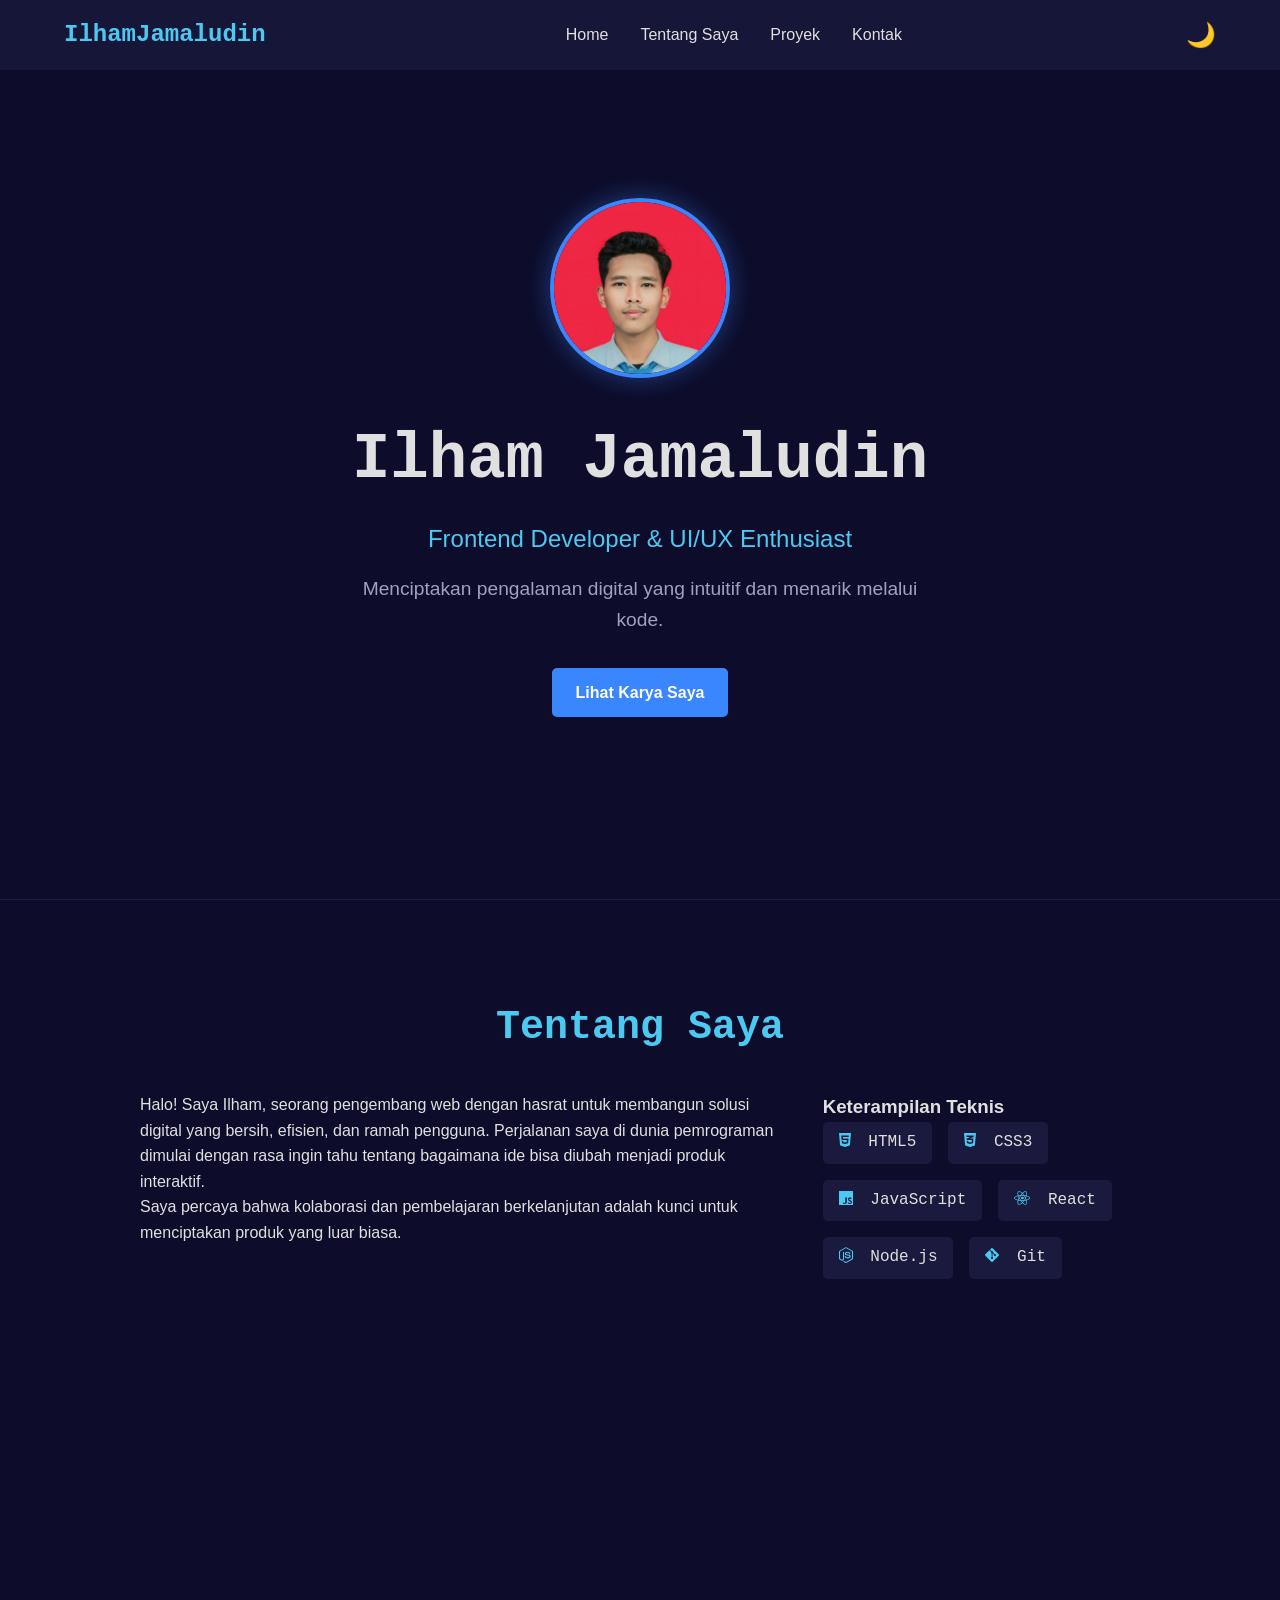
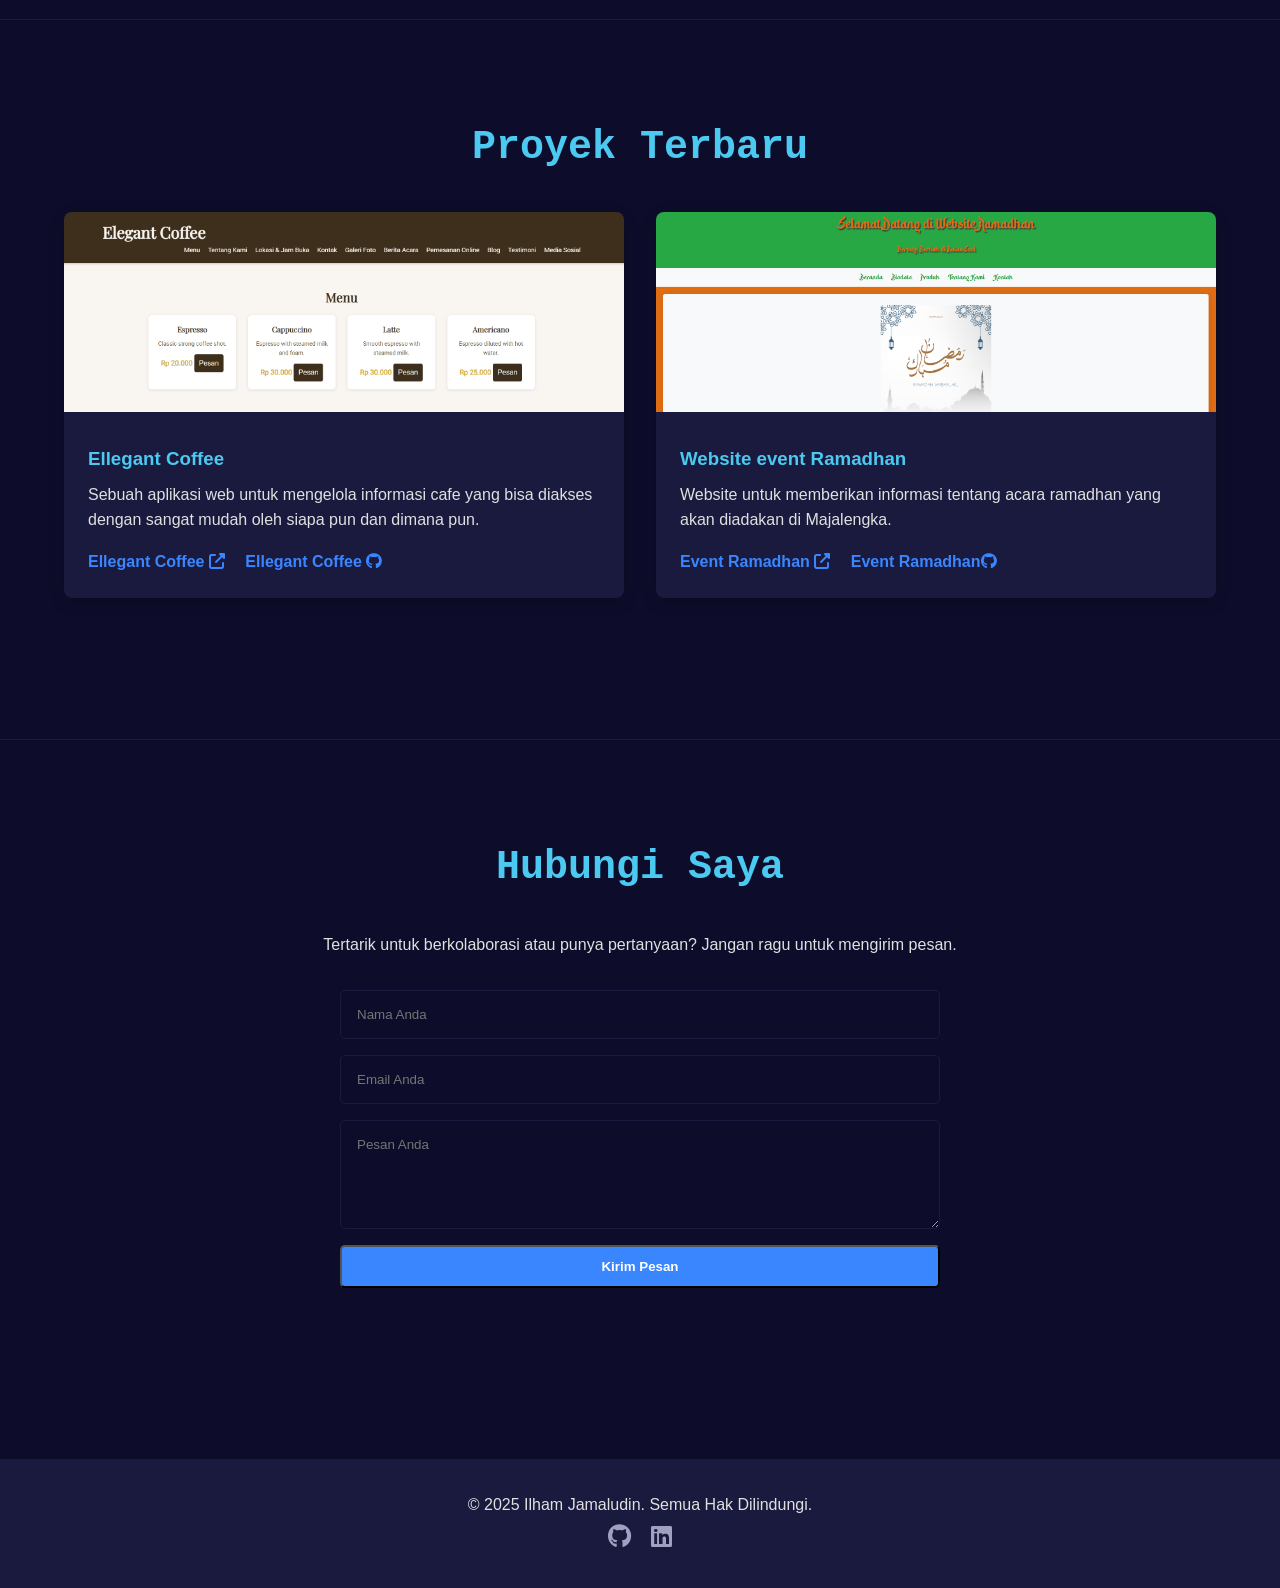
<file: index.html>
<!DOCTYPE html>
<html lang="id">
<head>
    <meta charset="UTF-8" />
    <meta name="viewport" content="width=device-width, initial-scale=1" />
    <meta name="description" content="Portofolio pribadi Ilham Jamaludin, seorang pengembang web yang berfokus pada pembuatan aplikasi web yang inovatif dan fungsional." />
    <meta name="keywords" content="web developer, frontend developer, portfolio, javascript, html, css, Ilham Jamaludin" />
    <title>Ilham Jamaludin | Web Developer</title>
    <link rel="stylesheet" href="style.css" />
    <link rel="stylesheet" href="https://cdnjs.cloudflare.com/ajax/libs/font-awesome/6.5.1/css/all.min.css" />
</head>
<body>
    <header>
        <nav class="navbar">
            <a href="#home" class="logo">IlhamJamaludin</a>
            <ul class="nav-links">
                <li><a href="#home" class="nav-link">Home</a></li>
                <li><a href="#about" class="nav-link">Tentang Saya</a></li>
                <li><a href="#projects" class="nav-link">Proyek</a></li>
                <li><a href="#contact" class="nav-link">Kontak</a></li>
            </ul>
            <button id="darkModeToggle" aria-label="Toggle Dark Mode">🌙</button>
            <div class="hamburger">
                <span></span>
                <span></span>
                <span></span>
            </div>
        </nav>
    </header>

    <main>
        <section id="home" class="hero">
            <div class="hero-content">
                <img src="foto profil.jpg" alt="Ilham Jamaludin" class="profile-img-hero">
                <h1>Ilham Jamaludin</h1>
                <p class="subtitle">Frontend Developer & UI/UX Enthusiast</p>
                <p>Menciptakan pengalaman digital yang intuitif dan menarik melalui kode.</p>
                <a href="#projects" class="cta-button">Lihat Karya Saya</a>
            </div>
        </section>

        <section id="about" class="intro">
            <h2>Tentang Saya</h2>
            <div class="about-content">
                <div class="about-text">
                    <p>
                        Halo! Saya Ilham, seorang pengembang web dengan hasrat untuk membangun solusi digital yang bersih, efisien, dan ramah pengguna. Perjalanan saya di dunia pemrograman dimulai dengan rasa ingin tahu tentang bagaimana ide bisa diubah menjadi produk interaktif.
                    </p>
                    <p>
                        Saya percaya bahwa kolaborasi dan pembelajaran berkelanjutan adalah kunci untuk menciptakan produk yang luar biasa.
                    </p>
                </div>
                <div class="skills">
                    <h3>Keterampilan Teknis</h3>
                    <ul class="skills-list">
                        <li><i class="fab fa-html5"></i> HTML5</li>
                        <li><i class="fab fa-css3-alt"></i> CSS3</li>
                        <li><i class="fab fa-js"></i> JavaScript</li>
                        <li><i class="fab fa-react"></i> React</li>
                        <li><i class="fab fa-node-js"></i> Node.js</li>
                        <li><i class="fab fa-git-alt"></i> Git</li>
                    </ul>
                </div>
            </div>
        </section>

        <section id="projects" class="portfolio">
            <h2>Proyek Terbaru</h2>
            <div class="project-grid">
                <div class="project-card">
                    <img src="cafe.png" alt="cafe" />
                    <div class="project-info">
                        <h3>Ellegant Coffee</h3>
                        <p>Sebuah aplikasi web untuk mengelola informasi cafe yang bisa diakses dengan sangat mudah oleh siapa pun dan dimana pun.</p>
                        <div class="project-links">
                            <a href="index1.html" target="_blank" class="project-link">Ellegant Coffee <i class="fas fa-external-link-alt"></i></a>
                            <a href="index1.html" target="_blank" class="project-link">Ellegant Coffee <i class="fab fa-github"></i></a>
                        </div>
                    </div>
                </div>
                <div class="project-card">
                    <img src="ramadhan.png" alt="ramadhan" />
                    <div class="project-info">
                        <h3>Website event Ramadhan</h3>
                        <p>Website untuk memberikan informasi tentang acara ramadhan yang akan diadakan di Majalengka.</p>
                        <div class="project-links">
                            <a href="index2.html" target="_blank" class="project-link">Event Ramadhan <i class="fas fa-external-link-alt"></i></a>
                            <a href="index2.html" target="_blank" class="project-link">Event Ramadhan<i class="fab fa-github"></i></a>
                        </div>
                    </div>
                </div>
            </div>
        </section>

        <section id="contact" class="contact-section">
            <h2> Hubungi Saya</h2>
            <p>Tertarik untuk berkolaborasi atau punya pertanyaan? Jangan ragu untuk mengirim pesan.</p>
            <form id="contactForm" class="contact-form">
                <input type="text" id="name" name="name" placeholder="Nama Anda" required />
                <input type="email" id="email" name="email" placeholder="Email Anda" required />
                <textarea id="message" name="message" rows="5" placeholder="Pesan Anda" required></textarea>
                <button type="submit" class="cta-button">Kirim Pesan</button>
            </form>
        </section>
    </main>

    <footer>
        <p>© 2025 Ilham Jamaludin. Semua Hak Dilindungi.</p>
        <div class="social-links">
            <a href="#" target="_blank" aria-label="GitHub"><i class="fab fa-github"></i></a>
            <a href="#" target="_blank" aria-label="LinkedIn"><i class="fab fa-linkedin"></i></a>
        </div>
    </footer>
    <script src="script.js"></script>
</body>
</html>
</file>
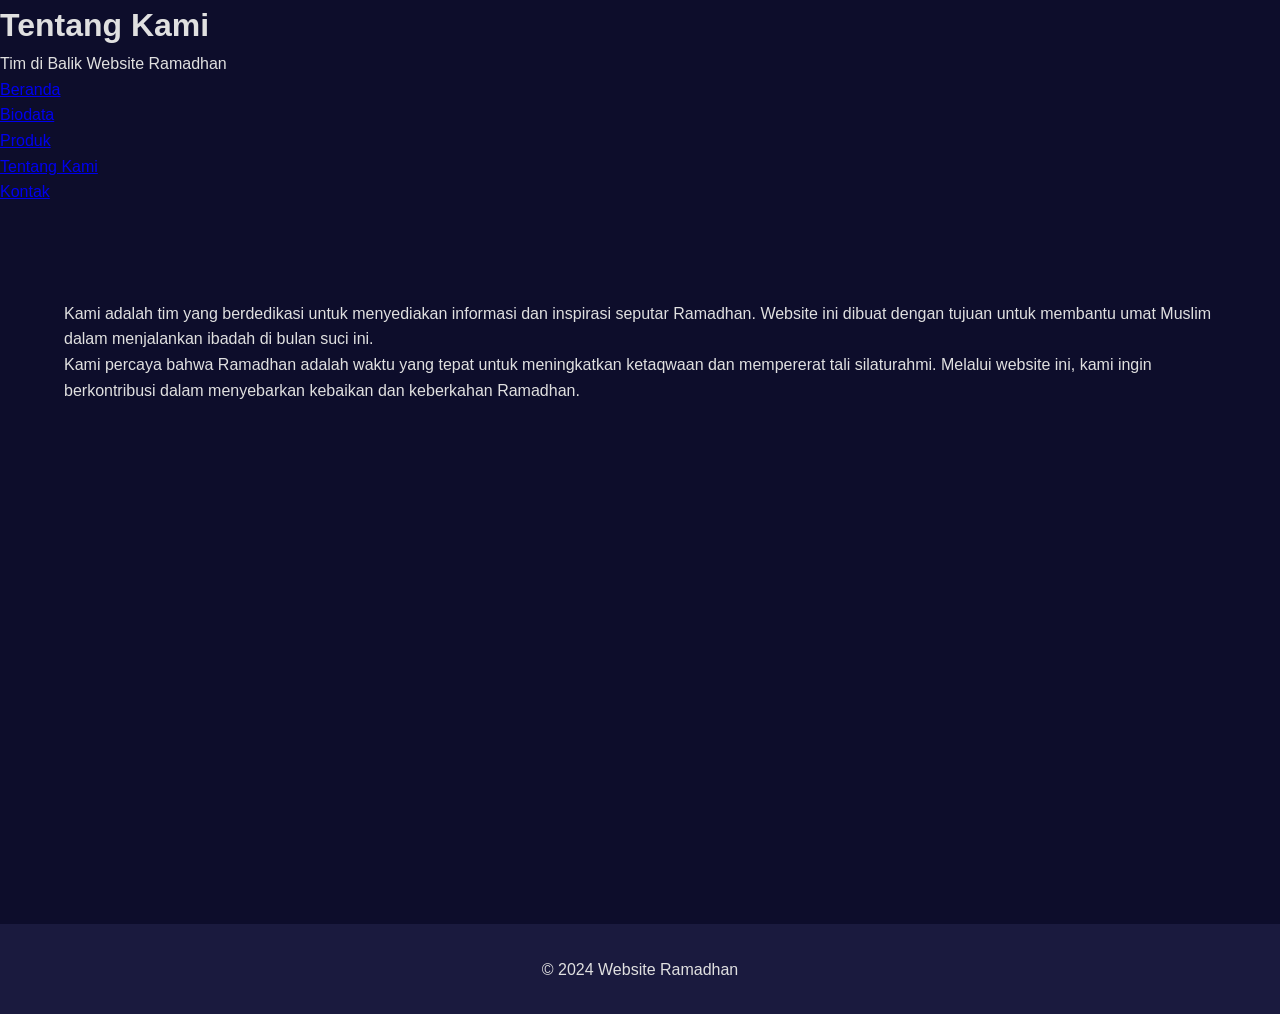
<file: about2.html>
<!DOCTYPE html>
<html>
<head>
  <title>Ilham Jamaludin</title>
  <link rel="stylesheet" href="style.css">
</head>
<body>
  <header>
    <h1>Tentang Kami</h1>
    <p>Tim di Balik Website Ramadhan</p>
  </header>

  <nav>
    <ul>
      <li><a href="index2.html">Beranda</a></li>
      <li><a href="biodata2.html">Biodata</a></li>
      <li><a href="produk2.html">Produk</a></li>
      <li><a href="about2.html">Tentang Kami</a></li>
      <li><a href="kontak2.html">Kontak</a></li>
    </ul>
  </nav>

  <main>
    <section id="tentang-kami">
      <p>
        Kami adalah tim yang berdedikasi untuk menyediakan informasi dan inspirasi 
        seputar Ramadhan. Website ini dibuat dengan tujuan untuk membantu umat 
        Muslim dalam menjalankan ibadah di bulan suci ini.
      </p>
      <p>
        Kami percaya bahwa Ramadhan adalah waktu yang tepat untuk meningkatkan 
        ketaqwaan dan mempererat tali silaturahmi. Melalui website ini, kami ingin 
        berkontribusi dalam menyebarkan kebaikan dan keberkahan Ramadhan.
      </p>
    </section>
  </main>

  <footer>
    <p>&copy; 2024 Website Ramadhan</p>
  </footer>
</body>
</html>
</file>
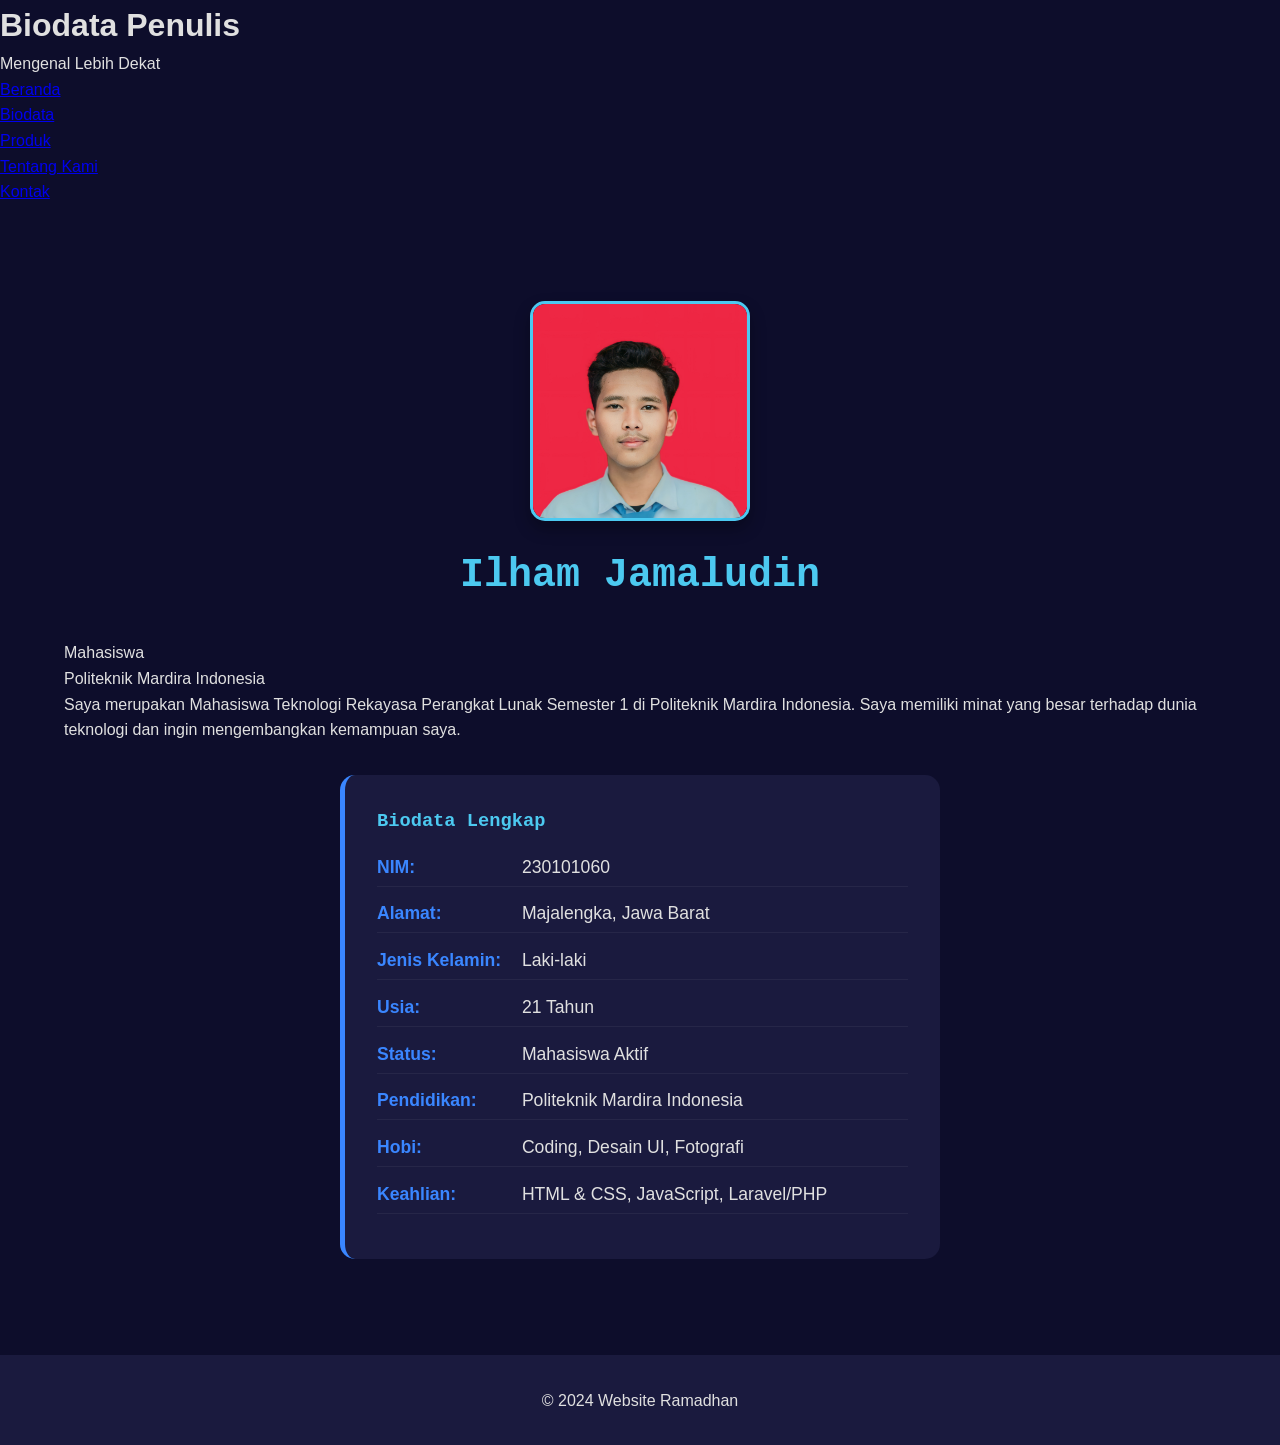
<file: biodata2.html>
<!DOCTYPE html>
<html>
<head>
  <title>Ilham Jamaludin</title>
  <link rel="stylesheet" href="style.css">
</head>
<body>
  <header>
    <h1>Biodata Penulis</h1>
    <p>Mengenal Lebih Dekat</p>
  </header>

  <nav>
    <ul>
      <li><a href="index2.html">Beranda</a></li>
      <li><a href="biodata2.html">Biodata</a></li>
      <li><a href="produk2.html">Produk</a></li>
      <li><a href="about2.html">Tentang Kami</a></li>
      <li><a href="kontak2.html">Kontak</a></li>
    </ul>
  </nav>

  <main>
    <section id="biodata">
      <center><img src="foto profil.jpg" alt="Foto Profil" class="profile-image"></center>
      <h2>Ilham Jamaludin</h2>
      <p>Mahasiswa</p>
<p>Politeknik Mardira Indonesia</p>
      <p>
        Saya merupakan Mahasiswa Teknologi Rekayasa Perangkat Lunak Semester 1 di Politeknik Mardira Indonesia. Saya memiliki minat yang besar terhadap dunia teknologi dan ingin mengembangkan kemampuan saya.
      </p>

      <div class="biodata-detail">
        <h3>Biodata Lengkap</h3>
        <ul>
          <li><strong>NIM:</strong> 230101060</li>
          <li><strong>Alamat:</strong> Majalengka, Jawa Barat</li>
          <li><strong>Jenis Kelamin:</strong> Laki-laki</li>
          <li><strong>Usia:</strong> 21 Tahun</li>
          <li><strong>Status:</strong> Mahasiswa Aktif</li>
          <li><strong>Pendidikan:</strong> Politeknik Mardira Indonesia</li>
          <li><strong>Hobi:</strong> Coding, Desain UI, Fotografi</li>
          <li><strong>Keahlian:</strong> HTML & CSS, JavaScript, Laravel/PHP</li>
        </ul>
      </div>
    </section>
  </main>

  <footer>
    <p>&copy; 2024 Website Ramadhan</p>
  </footer>
</body>
</html>
</file>
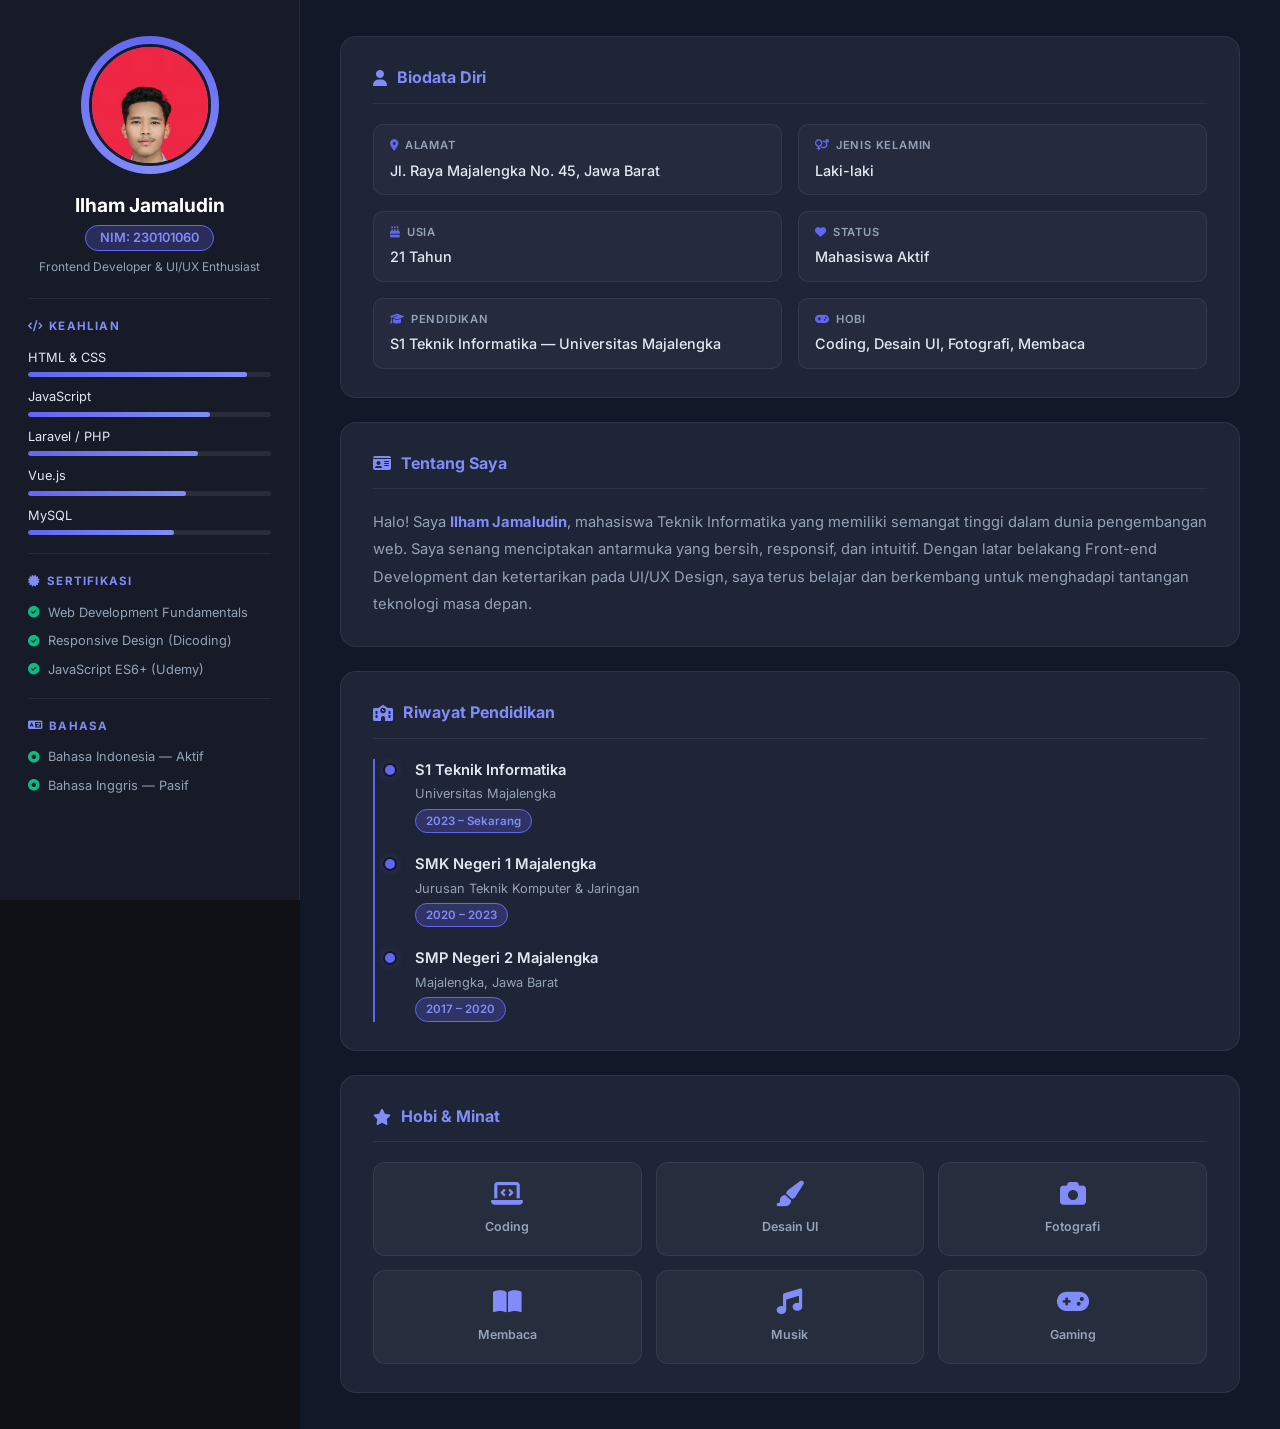
<file: cv.html>
<!DOCTYPE html>
<html lang="id">
<head>
    <meta charset="UTF-8" />
    <meta name="viewport" content="width=device-width, initial-scale=1" />
    <title>CV - Ilham Jamaludin</title>
    <link rel="stylesheet" href="cv.css" />
    <link href="https://fonts.googleapis.com/css2?family=Inter:wght@400;500;600;700;800&display=swap" rel="stylesheet" />
    <link rel="stylesheet" href="https://cdnjs.cloudflare.com/ajax/libs/font-awesome/6.5.1/css/all.min.css" />
</head>
<body>

    <div class="page-wrapper">

        <!-- LEFT SIDEBAR -->
        <aside class="sidebar">
            <div class="profile-photo-wrap">
                <img src="foto profil.jpg" alt="Foto Ilham Jamaludin" class="profile-photo" />
                <div class="photo-ring"></div>
            </div>

            <h1 class="sidebar-name">Ilham Jamaludin</h1>
            <p class="sidebar-nim">NIM: 230101060</p>
            <p class="sidebar-title">Frontend Developer & UI/UX Enthusiast</p>

            <hr class="divider" />

            <!-- KEAHLIAN -->
            <div class="sidebar-section">
                <h3 class="section-label"><i class="fas fa-code"></i> Keahlian</h3>
                <ul class="skill-list">
                    <li>
                        <span class="skill-name">HTML & CSS</span>
                        <div class="skill-bar"><div class="skill-fill" style="width: 90%"></div></div>
                    </li>
                    <li>
                        <span class="skill-name">JavaScript</span>
                        <div class="skill-bar"><div class="skill-fill" style="width: 75%"></div></div>
                    </li>
                    <li>
                        <span class="skill-name">Laravel / PHP</span>
                        <div class="skill-bar"><div class="skill-fill" style="width: 70%"></div></div>
                    </li>
                    <li>
                        <span class="skill-name">Vue.js</span>
                        <div class="skill-bar"><div class="skill-fill" style="width: 65%"></div></div>
                    </li>
                    <li>
                        <span class="skill-name">MySQL</span>
                        <div class="skill-bar"><div class="skill-fill" style="width: 60%"></div></div>
                    </li>
                </ul>
            </div>

            <hr class="divider" />

            <!-- SERTIFIKASI -->
            <div class="sidebar-section">
                <h3 class="section-label"><i class="fas fa-certificate"></i> Sertifikasi</h3>
                <ul class="cert-list">
                    <li><i class="fas fa-check-circle"></i> Web Development Fundamentals</li>
                    <li><i class="fas fa-check-circle"></i> Responsive Design (Dicoding)</li>
                    <li><i class="fas fa-check-circle"></i> JavaScript ES6+ (Udemy)</li>
                </ul>
            </div>

            <hr class="divider" />

            <!-- BAHASA -->
            <div class="sidebar-section">
                <h3 class="section-label"><i class="fas fa-language"></i> Bahasa</h3>
                <ul class="cert-list">
                    <li><i class="fas fa-circle-dot"></i> Bahasa Indonesia — Aktif</li>
                    <li><i class="fas fa-circle-dot"></i> Bahasa Inggris — Pasif</li>
                </ul>
            </div>
        </aside>

        <!-- MAIN CONTENT -->
        <main class="main-content">

            <!-- BIODATA -->
            <section class="card">
                <h2 class="card-title"><i class="fas fa-user"></i> Biodata Diri</h2>
                <div class="bio-grid">
                    <div class="bio-item">
                        <span class="bio-label"><i class="fas fa-map-marker-alt"></i> Alamat</span>
                        <span class="bio-value">Jl. Raya Majalengka No. 45, Jawa Barat</span>
                    </div>
                    <div class="bio-item">
                        <span class="bio-label"><i class="fas fa-venus-mars"></i> Jenis Kelamin</span>
                        <span class="bio-value">Laki-laki</span>
                    </div>
                    <div class="bio-item">
                        <span class="bio-label"><i class="fas fa-birthday-cake"></i> Usia</span>
                        <span class="bio-value">21 Tahun</span>
                    </div>
                    <div class="bio-item">
                        <span class="bio-label"><i class="fas fa-heart"></i> Status</span>
                        <span class="bio-value">Mahasiswa Aktif</span>
                    </div>
                    <div class="bio-item">
                        <span class="bio-label"><i class="fas fa-graduation-cap"></i> Pendidikan</span>
                        <span class="bio-value">S1 Teknik Informatika — Universitas Majalengka</span>
                    </div>
                    <div class="bio-item">
                        <span class="bio-label"><i class="fas fa-gamepad"></i> Hobi</span>
                        <span class="bio-value">Coding, Desain UI, Fotografi, Membaca</span>
                    </div>
                </div>
            </section>

            <!-- TENTANG SAYA -->
            <section class="card">
                <h2 class="card-title"><i class="fas fa-id-card"></i> Tentang Saya</h2>
                <p class="about-text">
                    Halo! Saya <strong>Ilham Jamaludin</strong>, mahasiswa Teknik Informatika yang memiliki semangat tinggi dalam dunia pengembangan web. 
                    Saya senang menciptakan antarmuka yang bersih, responsif, dan intuitif. Dengan latar belakang Front-end Development dan 
                    ketertarikan pada UI/UX Design, saya terus belajar dan berkembang untuk menghadapi tantangan teknologi masa depan.
                </p>
            </section>

            <!-- PENDIDIKAN -->
            <section class="card">
                <h2 class="card-title"><i class="fas fa-school"></i> Riwayat Pendidikan</h2>
                <div class="timeline">
                    <div class="timeline-item">
                        <div class="tl-dot"></div>
                        <div class="tl-body">
                            <h4>S1 Teknik Informatika</h4>
                            <p class="tl-place">Universitas Majalengka</p>
                            <span class="tl-year">2023 – Sekarang</span>
                        </div>
                    </div>
                    <div class="timeline-item">
                        <div class="tl-dot"></div>
                        <div class="tl-body">
                            <h4>SMK Negeri 1 Majalengka</h4>
                            <p class="tl-place">Jurusan Teknik Komputer & Jaringan</p>
                            <span class="tl-year">2020 – 2023</span>
                        </div>
                    </div>
                    <div class="timeline-item">
                        <div class="tl-dot"></div>
                        <div class="tl-body">
                            <h4>SMP Negeri 2 Majalengka</h4>
                            <p class="tl-place">Majalengka, Jawa Barat</p>
                            <span class="tl-year">2017 – 2020</span>
                        </div>
                    </div>
                </div>
            </section>

            <!-- HOBI -->
            <section class="card">
                <h2 class="card-title"><i class="fas fa-star"></i> Hobi & Minat</h2>
                <div class="hobby-grid">
                    <div class="hobby-card">
                        <i class="fas fa-laptop-code"></i>
                        <span>Coding</span>
                    </div>
                    <div class="hobby-card">
                        <i class="fas fa-paint-brush"></i>
                        <span>Desain UI</span>
                    </div>
                    <div class="hobby-card">
                        <i class="fas fa-camera"></i>
                        <span>Fotografi</span>
                    </div>
                    <div class="hobby-card">
                        <i class="fas fa-book-open"></i>
                        <span>Membaca</span>
                    </div>
                    <div class="hobby-card">
                        <i class="fas fa-music"></i>
                        <span>Musik</span>
                    </div>
                    <div class="hobby-card">
                        <i class="fas fa-gamepad"></i>
                        <span>Gaming</span>
                    </div>
                </div>
            </section>

        </main>
    </div>

</body>
</html>
</file>
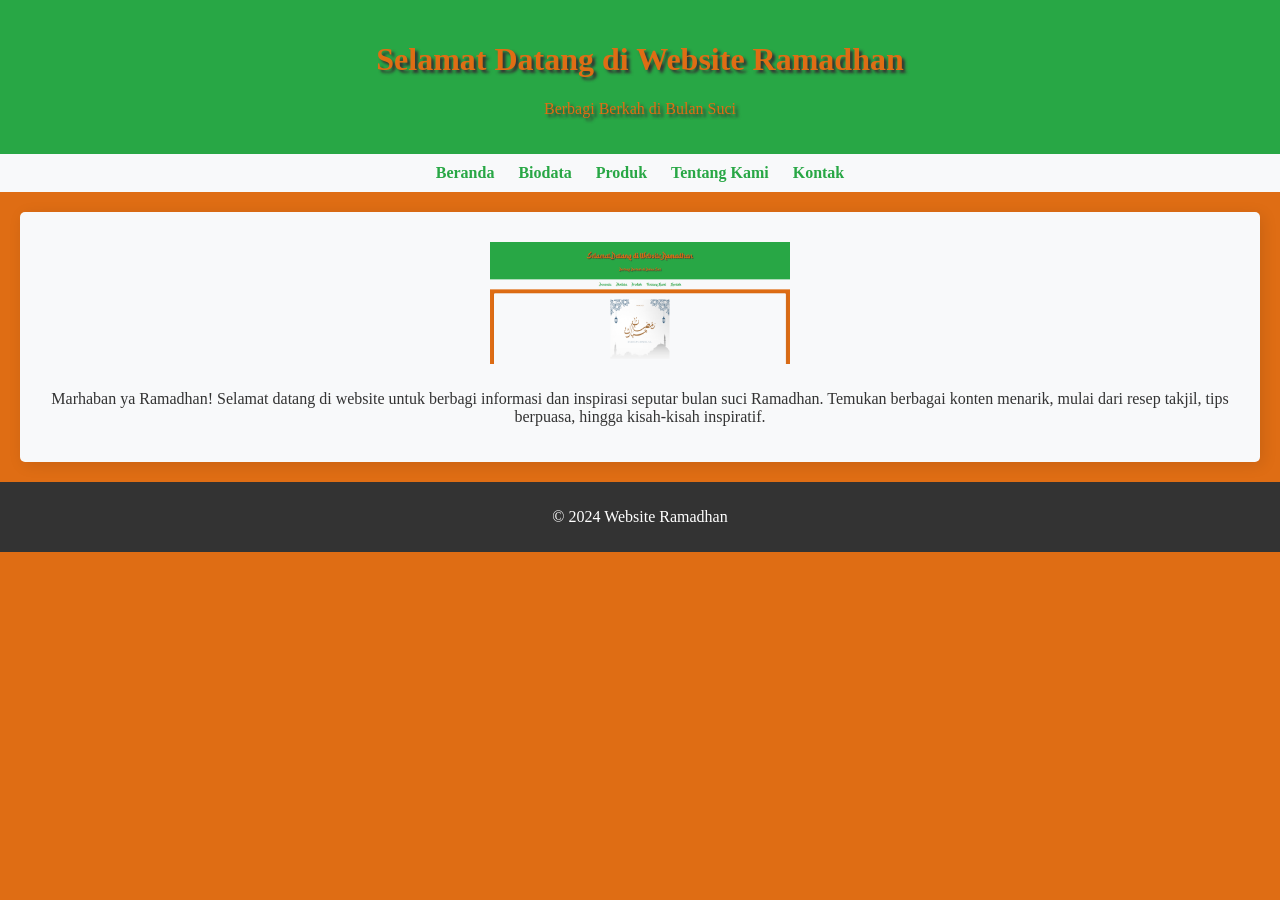
<file: index2.html>
<!DOCTYPE html>
<html>
<head>
  <title>Ilham Jamaludin</title>
  <link rel="stylesheet" href="style2.css">
</head>
<body>
  <header>
    <h1>Selamat Datang di Website Ramadhan</h1>
    <p>Berbagi Berkah di Bulan Suci</p>
  </header>

  <nav>
    <ul>
      <li><a href="index2.html">Beranda</a></li>
      <li><a href="biodata2.html">Biodata</a></li>
      <li><a href="produk2.html">Produk</a></li>
      <li><a href="about2.html">Tentang Kami</a></li>
      <li><a href="kontak2.html">Kontak</a></li>
    </ul>
  </nav>

  <main>
    <section id="beranda">
      <center><img src="ramadhan.png" alt="Takjil Ramadhan"></center>
      <p>
        Marhaban ya Ramadhan! Selamat datang di website untuk 
        berbagi informasi dan inspirasi seputar bulan suci Ramadhan. 
        Temukan berbagai konten menarik, mulai dari resep takjil, tips berpuasa, 
        hingga kisah-kisah inspiratif.
      </p>
    </section>
  </main>

  <footer>
    <center><p>&copy; 2024 Website Ramadhan</p></center>
  </footer>
</body>
</html>
</file>
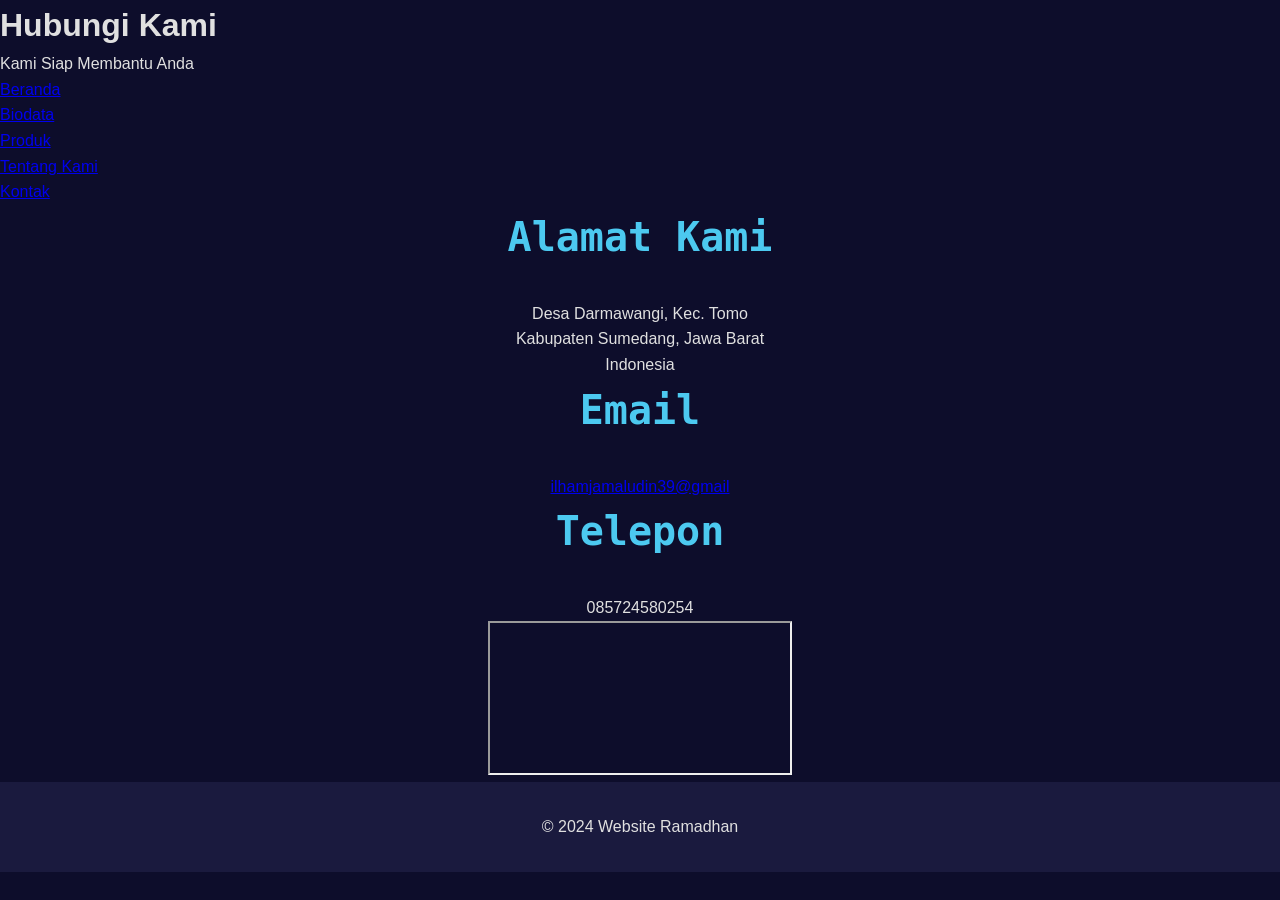
<file: kontak2.html>
<!DOCTYPE html>
<html>
<head>
  <title>Ilham Jamaludin</title>
  <link rel="stylesheet" href="style.css">
</head>
<body>
  <header>
    <h1>Hubungi Kami</h1>
    <p>Kami Siap Membantu Anda</p>
  </header>

  <nav>
    <ul>
      <li><a href="index.html">Beranda</a></li>
      <li><a href="biodata.html">Biodata</a></li>
      <li><a href="produk.html">Produk</a></li>
      <li><a href="about.html">Tentang Kami</a></li>
      <li><a href="kontak.html">Kontak</a></li>
    </ul>
  </nav>

  <main>
    <center>
    <section id="kontak">
      <h2>Alamat Kami</h2>
      <p>
        Desa Darmawangi, Kec. Tomo<br>
        Kabupaten Sumedang, Jawa Barat<br>
        Indonesia
      </p>
      
      <h2>Email</h2>
      <p><a href="mailto:ilhamjamaludin@gmail.com">ilhamjamaludin39@gmail</a>

      <h2>Telepon</h2>
      <p>085724580254
      <p></p><iframe src="https://maps.google.com/maps?q=TPQ/PONDOKPESANTRENAT-TAWWABIN,Darmawangi,Kec.Tomo,KabupatenSumedang,JawaBarat45382&t=&z=13&ie=UTF8&iwloc=&output=embed" class="map"></iframe>

    </section>
    </center>
  </main>

  <footer>
    <p>&copy; 2024 Website Ramadhan</p>
  </footer>
</body>
</html>
</file>
<file: style.css>
/* --- Variabel Global & Gaya Dasar --- */
:root {
    --primary-color: #0d0d2b; /* Latar belakang utama - biru sangat gelap */
    --secondary-color: #1a1a3e; /* Latar belakang sekunder - sedikit lebih terang */
    --accent-color: #3a86ff; /* Aksen biru cerah */
    --text-color: #e0e0e0; /* Teks utama - putih pudar */
    --text-secondary: #a0a0c0; /* Teks sekunder - abu-abu kebiruan */
    --highlight-color: #4cc9f0; /* Warna sorotan - cyan */
    --font-main: 'Segoe UI', 'Roboto', 'Helvetica Neue', sans-serif;
    --font-code: 'Fira Code', 'Consolas', 'Monaco', monospace;
}

/* --- Mode Terang --- */
body.light-mode {
    --primary-color: #f4f7f9;
    --secondary-color: #ffffff;
    --accent-color: #0056b3;
    --text-color: #121212;
    --text-secondary: #555555;
    --highlight-color: #007bff;
}

* {
    margin: 0;
    padding: 0;
    box-sizing: border-box;
}

html {
    scroll-behavior: smooth;
}

body {
    font-family: var(--font-main);
    background-color: var(--primary-color);
    color: var(--text-color);
    line-height: 1.6;
    transition: background-color 0.3s, color 0.3s;
}

/* --- Header & Navigasi --- */
.navbar {
    display: flex;
    justify-content: space-between;
    align-items: center;
    padding: 1rem 5%;
    background-color: rgba(26, 26, 62, 0.8);
    backdrop-filter: blur(10px);
    position: fixed;
    width: 100%;
    top: 0;
    z-index: 1000;
    transition: background-color 0.3s;
}

.logo {
    font-family: var(--font-code);
    font-size: 1.5rem;
    font-weight: bold;
    color: var(--highlight-color);
    text-decoration: none;
}

.nav-links {
    display: flex;
    list-style: none;
}

.nav-links li {
    margin-left: 2rem;
}

.nav-link {
    color: var(--text-color);
    text-decoration: none;
    font-weight: 500;
    transition: color 0.3s;
}

.nav-link:hover {
    color: var(--highlight-color);
}

#darkModeToggle {
    background: none;
    border: none;
    color: var(--text-color);
    font-size: 1.5rem;
    cursor: pointer;
    margin-left: 1rem;
}

.hamburger {
    display: none;
    cursor: pointer;
}

.hamburger span {
    display: block;
    width: 25px;
    height: 3px;
    margin: 5px 0;
    background-color: var(--text-color);
    transition: all 0.3s ease-in-out;
}

/* --- Bagian Umum --- */
main > section {
    padding: 6rem 5% 4rem;
    min-height: 80vh;
    border-bottom: 1px solid var(--secondary-color);
}

h2 {
    font-family: var(--font-code);
    font-size: 2.5rem;
    color: var(--highlight-color);
    margin-bottom: 2rem;
    text-align: center;
}

/* --- Profile Images --- */
.profile-img-hero {
    width: 180px;
    height: 180px;
    border-radius: 50%;
    object-fit: cover;
    border: 4px solid var(--accent-color);
    margin-bottom: 1.5rem;
    box-shadow: 0 0 25px rgba(58, 134, 255, 0.4);
    transition: transform 0.3s ease;
}

.profile-img-hero:hover {
    transform: scale(1.05);
}

.profile-image {
    width: 220px;
    height: 220px;
    border-radius: 15px;
    object-fit: cover;
    margin-bottom: 1rem;
    border: 3px solid var(--highlight-color);
    box-shadow: 0 8px 16px rgba(0,0,0,0.3);
}

.biodata-detail {
    max-width: 600px;
    margin: 2rem auto;
    text-align: left;
    background-color: var(--secondary-color);
    padding: 2rem;
    border-radius: 15px;
    border-left: 5px solid var(--accent-color);
}

.biodata-detail h3 {
    color: var(--highlight-color);
    margin-bottom: 1rem;
    font-family: var(--font-code);
}

.biodata-detail ul {
    list-style: none;
}

.biodata-detail li {
    margin-bottom: 0.8rem;
    font-size: 1.1rem;
    border-bottom: 1px solid rgba(255,255,255,0.05);
    padding-bottom: 0.3rem;
}

.biodata-detail strong {
    color: var(--accent-color);
    display: inline-block;
    width: 140px;
}



/* --- Hero Section --- */
.hero {
    display: flex;
    align-items: center;
    justify-content: center;
    text-align: center;
    min-height: 100vh;
    padding-top: 80px; /* Navbar height */
}

.hero h1 {
    font-size: 4rem;
    font-family: var(--font-code);
    color: var(--text-color);
}

.hero .subtitle {
    font-size: 1.5rem;
    color: var(--highlight-color);
    margin: 0.5rem 0 1rem;
}

.hero p {
    font-size: 1.2rem;
    color: var(--text-secondary);
    max-width: 600px;
    margin: 0 auto 2rem;
}

.cta-button {
    display: inline-block;
    background-color: var(--accent-color);
    color: #fff;
    padding: 12px 24px;
    border-radius: 5px;
    text-decoration: none;
    font-weight: bold;
    transition: transform 0.3s, background-color 0.3s;
}

.cta-button:hover {
    background-color: var(--highlight-color);
    transform: translateY(-3px);
}

/* --- About Section --- */
.about-content {
    display: flex;
    gap: 3rem;
    align-items: flex-start;
    max-width: 1000px;
    margin: 0 auto;
}

.about-text {
    flex: 2;
}

.skills {
    flex: 1;
}

.skills-list {
    list-style: none;
    display: flex;
    flex-wrap: wrap;
    gap: 1rem;
}

.skills-list li {
    background-color: var(--secondary-color);
    padding: 0.5rem 1rem;
    border-radius: 5px;
    font-family: var(--font-code);
}

.skills-list i {
    margin-right: 0.5rem;
    color: var(--highlight-color);
}

/* --- Portfolio Section --- */
.project-grid {
    display: grid;
    grid-template-columns: repeat(auto-fit, minmax(350px, 1fr));
    gap: 2rem;
}

.project-card {
    background-color: var(--secondary-color);
    border-radius: 8px;
    overflow: hidden;
    box-shadow: 0 4px 15px rgba(0, 0, 0, 0.2);
    transition: transform 0.3s, box-shadow 0.3s;
}

.project-card:hover {
    transform: translateY(-10px);
    box-shadow: 0 8px 25px rgba(58, 134, 255, 0.3);
}

.project-card img {
    width: 100%;
    height: 200px;
    object-fit: cover;
}

.project-info {
    padding: 1.5rem;
}

.project-info h3 {
    color: var(--highlight-color);
    margin-bottom: 0.5rem;
}

.project-links {
    margin-top: 1rem;
}

.project-link {
    color: var(--accent-color);
    text-decoration: none;
    margin-right: 1rem;
    font-weight: bold;
}

.project-link:hover {
    text-decoration: underline;
}

/* --- Contact Section --- */
.contact-section {
    text-align: center;
}

.contact-form {
    max-width: 600px;
    margin: 2rem auto 0;
    display: flex;
    flex-direction: column;
    gap: 1rem;
}

.contact-form input,
.contact-form textarea {
    width: 100%;
    padding: 1rem;
    border-radius: 5px;
    border: 1px solid var(--secondary-color);
    background-color: var(--primary-color);
    color: var(--text-color);
    font-family: var(--font-main);
}

/* --- Footer --- */
footer {
    text-align: center;
    padding: 2rem 5%;
    background-color: var(--secondary-color);
}

.social-links a {
    color: var(--text-secondary);
    font-size: 1.5rem;
    margin: 0 0.5rem;
    transition: color 0.3s;
}

.social-links a:hover {
    color: var(--highlight-color);
}

/* --- Responsiveness --- */
@media (max-width: 768px) {
    .nav-links {
        position: fixed;
        top: 0;
        right: -100%;
        width: 60%;
        height: 100vh;
        background-color: var(--secondary-color);
        flex-direction: column;
        align-items: center;
        justify-content: center;
        transition: right 0.5s ease-in-out;
    }

    .nav-links.active {
        right: 0;
    }

    .nav-links li {
        margin: 1.5rem 0;
    }

    .hamburger {
        display: block;
        z-index: 1001;
    }

    .hero h1 {
        font-size: 2.5rem;
    }

    .about-content {
        flex-direction: column;
    }
}
</file>
<file: cv.css>
/* ===== RESET & BASE ===== */
*, *::before, *::after {
    margin: 0;
    padding: 0;
    box-sizing: border-box;
}

:root {
    --bg: #0f1117;
    --sidebar-bg: #161b27;
    --main-bg: #111827;
    --card-bg: #1e2536;
    --accent: #6366f1;
    --accent-light: #818cf8;
    --accent-glow: rgba(99, 102, 241, 0.25);
    --text-primary: #e2e8f0;
    --text-muted: #94a3b8;
    --border: rgba(255,255,255,0.07);
    --gold: #f59e0b;
    --green: #10b981;
    --font: 'Inter', sans-serif;
}

body {
    font-family: var(--font);
    background: var(--bg);
    color: var(--text-primary);
    min-height: 100vh;
    line-height: 1.6;
}

/* ===== LAYOUT ===== */
.page-wrapper {
    display: grid;
    grid-template-columns: 300px 1fr;
    min-height: 100vh;
}

/* ===== SIDEBAR ===== */
.sidebar {
    background: var(--sidebar-bg);
    padding: 40px 28px;
    border-right: 1px solid var(--border);
    display: flex;
    flex-direction: column;
    align-items: center;
    gap: 0;
    position: sticky;
    top: 0;
    height: 100vh;
    overflow-y: auto;
}

.sidebar::-webkit-scrollbar { width: 4px; }
.sidebar::-webkit-scrollbar-track { background: transparent; }
.sidebar::-webkit-scrollbar-thumb { background: var(--accent); border-radius: 4px; }

/* Photo */
.profile-photo-wrap {
    position: relative;
    width: 130px;
    height: 130px;
    margin-bottom: 20px;
}

.photo-ring {
    position: absolute;
    inset: -4px;
    border-radius: 50%;
    background: conic-gradient(var(--accent), var(--accent-light), var(--accent));
    animation: spin 6s linear infinite;
    z-index: 0;
}

@keyframes spin {
    to { transform: rotate(360deg); }
}

.profile-photo {
    position: absolute;
    inset: 4px;
    border-radius: 50%;
    width: calc(100% - 8px);
    height: calc(100% - 8px);
    object-fit: cover;
    object-position: top;
    z-index: 1;
    border: 3px solid var(--sidebar-bg);
}

/* Name & NIM */
.sidebar-name {
    font-size: 1.2rem;
    font-weight: 700;
    color: #fff;
    text-align: center;
    margin-bottom: 4px;
}

.sidebar-nim {
    font-size: 0.8rem;
    color: var(--accent-light);
    font-weight: 600;
    background: var(--accent-glow);
    border: 1px solid var(--accent);
    border-radius: 20px;
    padding: 2px 14px;
    margin-bottom: 6px;
}

.sidebar-title {
    font-size: 0.75rem;
    color: var(--text-muted);
    text-align: center;
    margin-bottom: 4px;
}

/* Divider */
.divider {
    width: 100%;
    border: none;
    border-top: 1px solid var(--border);
    margin: 18px 0;
}

/* Sidebar Sections */
.sidebar-section {
    width: 100%;
}

.section-label {
    font-size: 0.72rem;
    font-weight: 700;
    text-transform: uppercase;
    letter-spacing: 1.2px;
    color: var(--accent-light);
    margin-bottom: 12px;
    display: flex;
    align-items: center;
    gap: 6px;
}

/* Skills */
.skill-list {
    list-style: none;
    display: flex;
    flex-direction: column;
    gap: 10px;
}

.skill-list li {
    display: flex;
    flex-direction: column;
    gap: 4px;
}

.skill-name {
    font-size: 0.8rem;
    color: var(--text-primary);
}

.skill-bar {
    height: 5px;
    background: rgba(255,255,255,0.08);
    border-radius: 99px;
    overflow: hidden;
}

.skill-fill {
    height: 100%;
    background: linear-gradient(90deg, var(--accent), var(--accent-light));
    border-radius: 99px;
    animation: growBar 1.2s ease-out forwards;
    width: 0;
}

@keyframes growBar {
    from { width: 0; }
}

/* Cert / Lang list */
.cert-list {
    list-style: none;
    display: flex;
    flex-direction: column;
    gap: 8px;
}

.cert-list li {
    font-size: 0.8rem;
    color: var(--text-muted);
    display: flex;
    align-items: center;
    gap: 8px;
}

.cert-list li i {
    color: var(--green);
    font-size: 0.72rem;
}

/* ===== MAIN CONTENT ===== */
.main-content {
    padding: 36px 40px;
    background: var(--main-bg);
    display: flex;
    flex-direction: column;
    gap: 24px;
}

/* Cards */
.card {
    background: var(--card-bg);
    border: 1px solid var(--border);
    border-radius: 16px;
    padding: 28px 32px;
    transition: transform 0.2s, box-shadow 0.2s;
}

.card:hover {
    transform: translateY(-2px);
    box-shadow: 0 8px 32px rgba(0,0,0,0.3);
}

.card-title {
    font-size: 1rem;
    font-weight: 700;
    color: var(--accent-light);
    margin-bottom: 20px;
    display: flex;
    align-items: center;
    gap: 10px;
    padding-bottom: 12px;
    border-bottom: 1px solid var(--border);
}

/* Bio Grid */
.bio-grid {
    display: grid;
    grid-template-columns: 1fr 1fr;
    gap: 16px;
}

.bio-item {
    display: flex;
    flex-direction: column;
    gap: 4px;
    background: rgba(255,255,255,0.03);
    border: 1px solid var(--border);
    border-radius: 10px;
    padding: 12px 16px;
}

.bio-label {
    font-size: 0.7rem;
    font-weight: 600;
    text-transform: uppercase;
    letter-spacing: 0.8px;
    color: var(--text-muted);
    display: flex;
    align-items: center;
    gap: 6px;
}

.bio-label i {
    color: var(--accent);
}

.bio-value {
    font-size: 0.9rem;
    font-weight: 500;
    color: var(--text-primary);
}

/* About Text */
.about-text {
    font-size: 0.92rem;
    color: var(--text-muted);
    line-height: 1.85;
}

.about-text strong {
    color: var(--accent-light);
}

/* Timeline */
.timeline {
    display: flex;
    flex-direction: column;
    gap: 0;
    padding-left: 16px;
    border-left: 2px solid var(--accent);
}

.timeline-item {
    position: relative;
    padding: 0 0 20px 24px;
}

.timeline-item:last-child {
    padding-bottom: 0;
}

.tl-dot {
    position: absolute;
    left: -8px;
    top: 4px;
    width: 14px;
    height: 14px;
    border-radius: 50%;
    background: var(--accent);
    border: 2px solid var(--main-bg);
    box-shadow: 0 0 8px var(--accent-glow);
}

.tl-body h4 {
    font-size: 0.92rem;
    font-weight: 600;
    color: var(--text-primary);
    margin-bottom: 2px;
}

.tl-place {
    font-size: 0.8rem;
    color: var(--text-muted);
}

.tl-year {
    display: inline-block;
    margin-top: 4px;
    font-size: 0.72rem;
    background: var(--accent-glow);
    color: var(--accent-light);
    border: 1px solid var(--accent);
    border-radius: 20px;
    padding: 2px 10px;
    font-weight: 600;
}

/* Hobby Grid */
.hobby-grid {
    display: grid;
    grid-template-columns: repeat(3, 1fr);
    gap: 14px;
}

.hobby-card {
    background: rgba(255,255,255,0.04);
    border: 1px solid var(--border);
    border-radius: 12px;
    padding: 18px 12px;
    display: flex;
    flex-direction: column;
    align-items: center;
    gap: 10px;
    transition: all 0.25s;
    cursor: default;
}

.hobby-card:hover {
    background: var(--accent-glow);
    border-color: var(--accent);
    transform: scale(1.04);
}

.hobby-card i {
    font-size: 1.6rem;
    color: var(--accent-light);
}

.hobby-card span {
    font-size: 0.78rem;
    font-weight: 600;
    color: var(--text-muted);
}

/* ===== RESPONSIVE ===== */
@media (max-width: 900px) {
    .page-wrapper {
        grid-template-columns: 1fr;
    }

    .sidebar {
        position: static;
        height: auto;
        border-right: none;
        border-bottom: 1px solid var(--border);
    }

    .bio-grid {
        grid-template-columns: 1fr;
    }

    .hobby-grid {
        grid-template-columns: repeat(2, 1fr);
    }

    .main-content {
        padding: 24px 20px;
    }
}
</file>
<file: style2.css>
body {
    font-family: Hidayatullah DEMO;
    margin: 0;
    padding: 0;
    background-color: #DF6D14; 
    color: #333; 
  }
  
  header {
    background-color: #28a745; 
    color: #DF6D14;
    text-shadow: 3px 3px 3px #333;
    padding: 20px;
    text-align: center;
  }
  
  nav {
    background-color: #f8f9fa; 
    padding: 10px;
  }

 
  
  nav ul {
    list-style: none;
    margin: 0;
    padding: 0;
    text-align: center;
  }
  
  nav li {
    display: inline;
    margin: 0 10px;
  }
  
  nav a {
    text-decoration: none;
    color: #28a745; 
    font-weight: bold; 
  }

  nav a:hover {
    background-color: #27445D;
    border-radius: 2px;
    color: goldenrod;
  }
  
  main {
    font-family: cinema sunday demo font;
    padding: 20px;
  }
  
  .profile-image {
    width: 150px; /* Adjust size as needed */
    height: 150px; /* Adjust size as needed */
    border-radius: 50%; /* Makes the image circular */
    border: 5px solid yellow; /* Yellow stroke */
    object-fit: cover; /* Ensures the image covers the area */
}

  #beranda img {
    max-width: 300px;
    height: auto;
    margin: 10px auto;
    display: block;
  }

  section {
    background-color:#f8f9fa;    
    display: inline-grid;
    justify-content: space-between; 
    flex-grow: 2;
    border-radius: 5px;
    padding: 20px;
    box-shadow: 3px 3px 15px rgba(0,0,0,0.1);
    text-align: center;
  }

  .contact {
    background-color: white; 
    border: 1px solid #333;
    border-radius: 5px;
    box-shadow: 5px 5px rgba(0, 0, 0, 0.1);
    margin: 10px;
    padding: 15px;
    text-align: center;
    width: 200px;
  }
  
  footer {
    background-color: #333;
    color: white;
    padding: 10px;
    text-align: center;
  }
</file>
